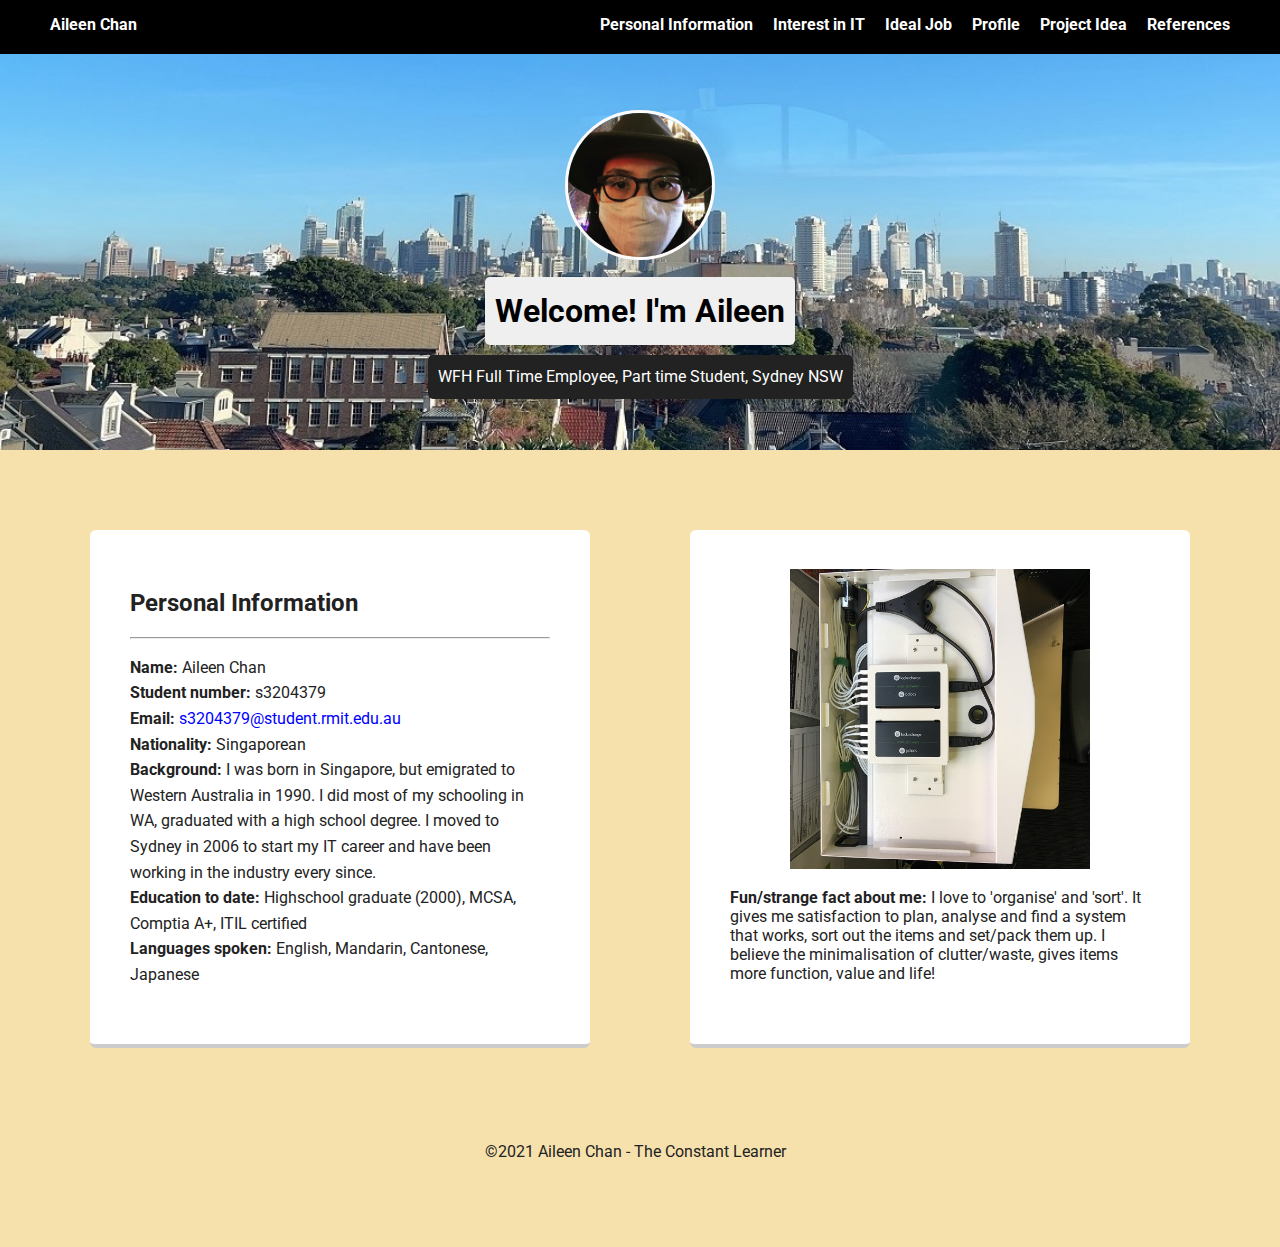
<file: index.html>
<!DOCTYPE html>
<html lang="en">
<!-- I used index.html file from https://teamtreehouse.com/library/introduction-to-html-and-css and then built my pages based on the template -->
<head>
  <meta charset="utf-8">
  <title>Aileen Chan's Portfolio</title>
  <meta name="viewport" content="width=device-width, initial-scale=1.0">
  <link rel="stylesheet" href="style.css">
  <link href="https://fonts.googleapis.com/css?family=Muli%7CRoboto:400,300,500,700,900" rel="stylesheet"></head>
  <body>

	<!-- Start of Navigation bar -->
    <div class="main-nav">
        <ul class="nav">
			<li class="name">Aileen Chan</li>
			<li><a href="index.html">Personal Information</a></li>
			<li><a href="interest.html">Interest in IT</a></li>
			<li><a href="idealJob.html">Ideal Job</a></li>
			<li><a href="profile.html">Profile</a></li>
			<li><a href="projectIdea.html">Project Idea</a></li>
			<li><a href="references.html">References</a></li>
        </ul>
    </div>

    <header>
		<!-- Profile Picture and Header Background -->
		<img src="images/aicProfilePic.jpg" alt="Profile Picture" class="profile-image">
		<h1 class="tag name">Welcome! I'm Aileen</h1>
		<p class="tag location">WFH Full Time Employee, Part time Student, Sydney NSW</p>
    </header>

	<!-- Start of page contents -->
	<!-- Left Page -->
    <main class="pageFrame">
      <div class="card">
		<br>
        <h2>Personal Information</h2>
		<hr>
        <p>
			<strong>Name:</strong> Aileen Chan
			<br>
			<strong>Student number:</strong> s3204379
			<br>
			<strong>Email:</strong> <a href="mailto:s3204379@student.rmit.edu.au?subject=Hi%20From%20Your%20RMIT%20Assignment1%20Site!">s3204379@student.rmit.edu.au</a>
			<br>
			<strong>Nationality:</strong> Singaporean
			<br>
			<strong>Background:</strong> I was born in Singapore, but emigrated to Western Australia in 1990. I did most of my schooling in WA, graduated with a high school degree. I moved to Sydney in 2006 to start my IT career and have been working in the industry every since.
			<br>
			<strong>Education to date:</strong> Highschool graduate (2000), MCSA, Comptia A+, ITIL certified
			<br>
			<strong>Languages spoken:</strong> English, Mandarin, Cantonese, Japanese
			<br>
		</p>
      </div> 

	<!-- Right Page -->
      <div class="card">
		<!-- Box to put photos in -->
		<br>
        <div class="gallery" style="max-width:300px">
		  <img class="myPhotos" src="images/hobby/1.jpg" style="width:100%">
		  <img class="myPhotos" src="images/hobby/2.jpg" style="width:100%">
		  <img class="myPhotos" src="images/hobby/3.jpg" style="width:100%">
		  <img class="myPhotos" src="images/hobby/4.jpg" style="width:100%">
		  <img class="myPhotos" src="images/hobby/5.jpg" style="width:100%">
		</div>
		
		<!-- Script to run photos -->
		<script>
		var myIndex = 0;
		slider();

		function slider() {
		  var i;
		  var x = document.getElementsByClassName("myPhotos");
		  for (i = 0; i < x.length; i++) {
			x[i].style.display = "none";  
		  }
		  myIndex++;
		  if (myIndex > x.length) {myIndex = 1}    
		  x[myIndex-1].style.display = "block";  
		  setTimeout(slider, 2000); // Change image every 2 seconds
		}
		</script>
		<br>
		<strong>Fun/strange fact about me:</strong>
		I love to 'organise' and 'sort'. It gives me satisfaction to plan, analyse and find a system that works, sort out the items and set/pack them up. I believe the minimalisation of clutter/waste, gives items more function, value and life!
      </div> 

    </main>
    <footer>
      <p class="copyright">&copy;2021 Aileen Chan - The Constant Learner</p>
    </footer>
  </body>
  </html>
</file>
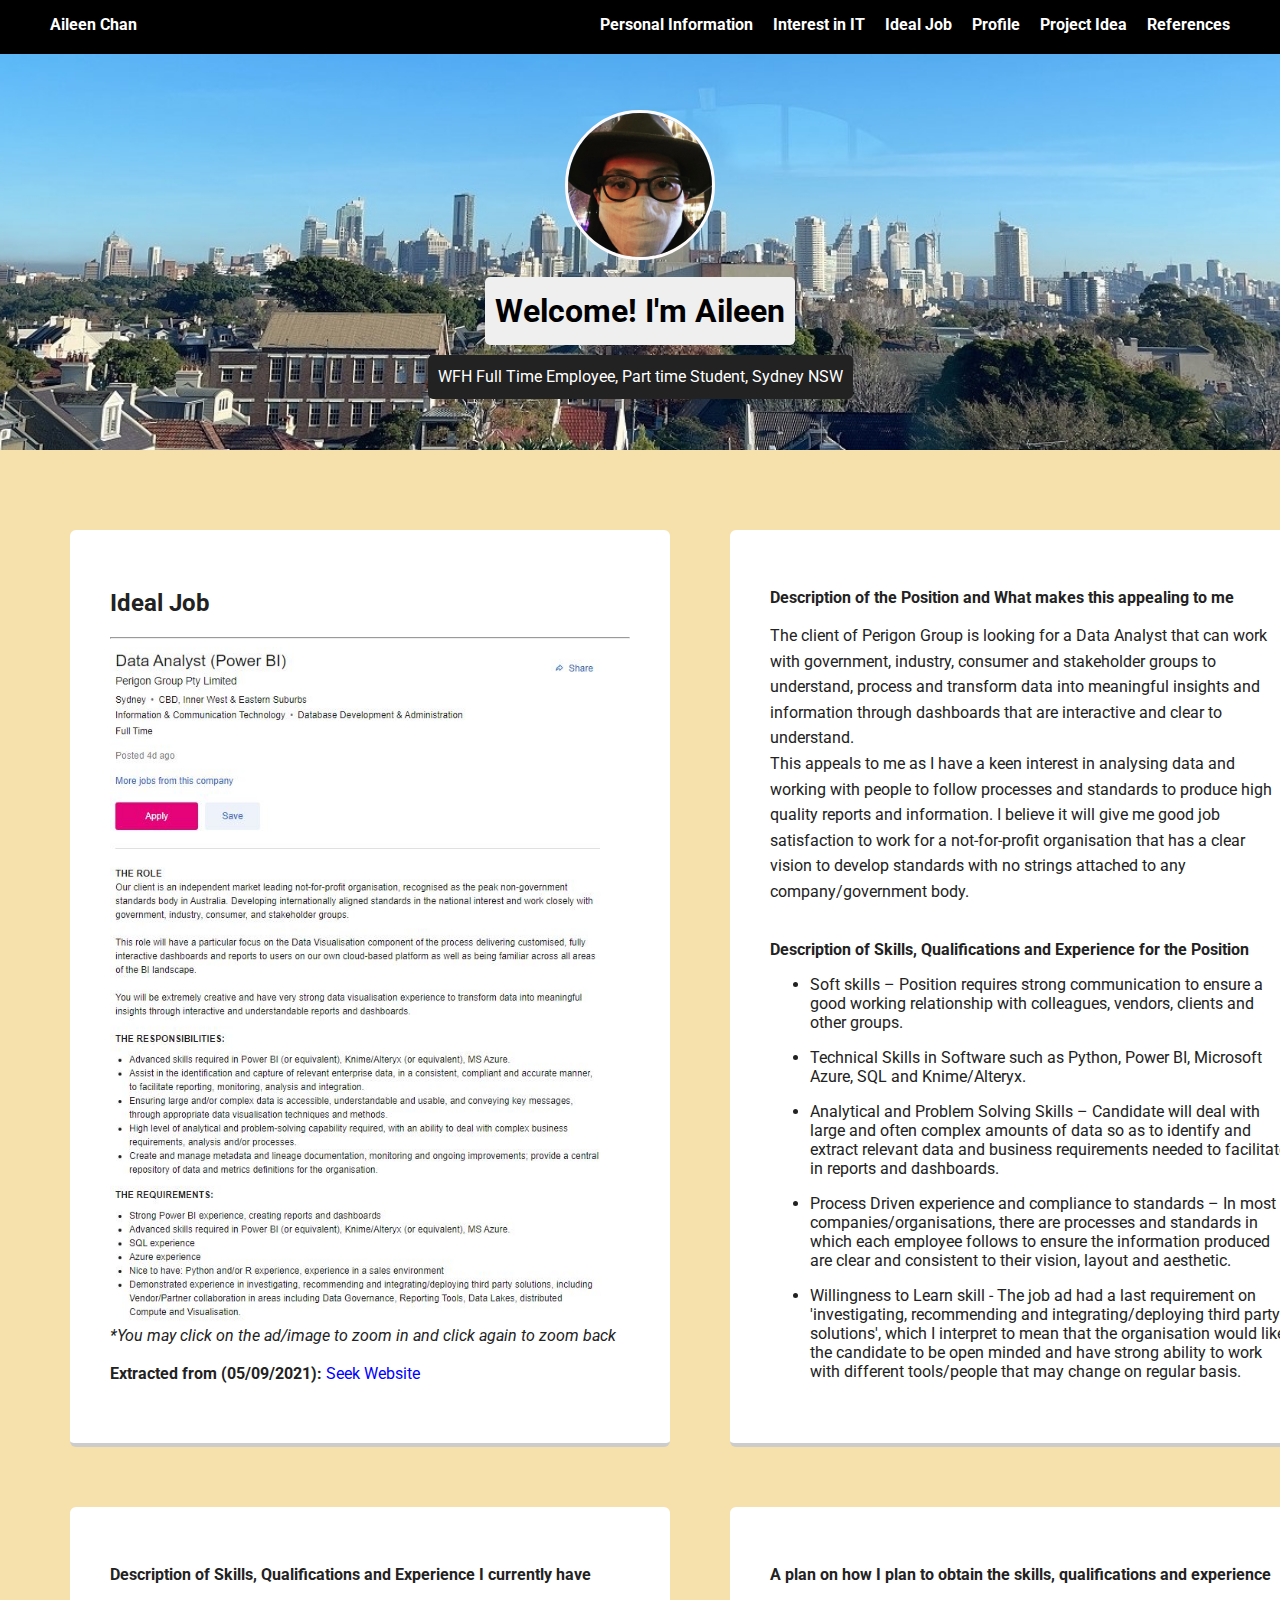
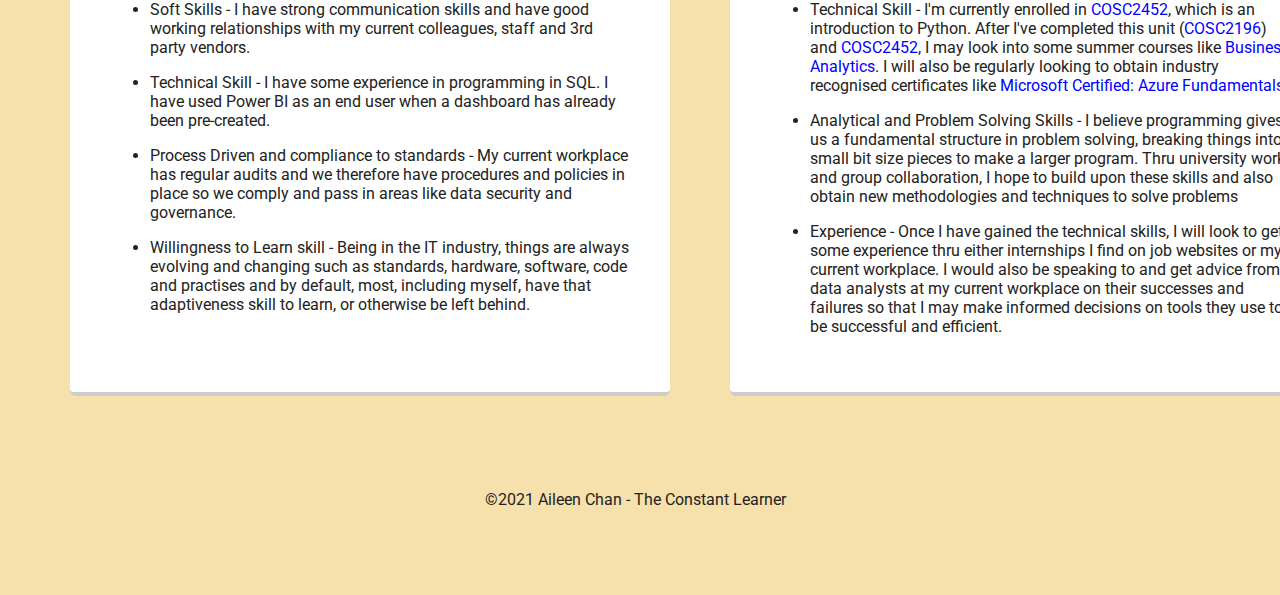
<file: idealJob.html>
<!DOCTYPE html>
<html lang="en">
<head>
  <meta charset="utf-8">
  <title>Aileen Chan - Interest in IT</title>
  <meta name="viewport" content="width=device-width, initial-scale=1.0">
  <link rel="stylesheet" href="style.css">
  <link href="https://fonts.googleapis.com/css?family=Muli%7CRoboto:400,300,500,700,900" rel="stylesheet"></head>
  <body>

    <div class="main-nav">
        <ul class="nav">
			<!-- Start of Navigation Bar -->
			<li class="name">Aileen Chan</li>
			<li><a href="index.html">Personal Information</a></li>
			<li><a href="interest.html">Interest in IT</a></li>
			<li><a href="idealJob.html">Ideal Job</a></li>
			<li><a href="profile.html">Profile</a></li>
			<li><a href="projectIdea.html">Project Idea</a></li>
			<li><a href="references.html">References</a></li>
        </ul>
    </div>

    <header>
		<!-- Profile Picture and Header Background -->
		<img src="images/aicProfilePic.jpg" alt="Profile Picture" class="profile-image">
		<h1 class="tag name">Welcome! I'm Aileen</h1>
		<p class="tag location">WFH Full Time Employee, Part time Student, Sydney NSW</p>
    </header>

	<!-- Start of page contents -->
	<!-- Left Page -->
    <main class="pageFrame">
	  <div class="card2">
		<br>
        <h2>Ideal Job</h2>
		<hr>
        <div class="click-zoom">
			<label>
				<input type="checkbox">
				<img src="idealJob/seekAd-dataAnalyst-05092021.JPG">
			</label>
			<em>*You may click on the ad/image to zoom in and click again to zoom back</em>
		</div>
		<p><strong>Extracted from (05/09/2021): </strong> <a href="https://www.seek.com.au/job/53733819?type=standard#searchRequestToken=b2db22cf-f5c6-4621-a0ad-8cd35bbc47ba" target="_blank">Seek Website</a> 
      </div> 
	
	<!-- 2nd Page -->
      <div class="card2">
		<br>
		<br>
		<strong>Description of the Position and What makes this appealing to me</strong>
		<p>The client of Perigon Group is looking for a Data Analyst that can work with government, industry, consumer and stakeholder groups to understand, process and transform data into meaningful insights and information through dashboards that are interactive and clear to understand. 
		<br>This appeals to me as I have a keen interest in analysing data and working with people to follow processes and standards to produce high quality reports and information. I believe it will give me good job satisfaction to work for a not-for-profit organisation that has a clear vision to develop standards with no strings attached to any company/government body.</p>
		<br>
		<strong>Description of Skills, Qualifications and Experience for the Position</strong>
		<ul>
			<p><li>Soft skills – Position requires strong communication to ensure a good working relationship with colleagues, vendors, clients and other groups.</li></p>
			<p><li>Technical Skills in Software such as Python, Power BI, Microsoft Azure, SQL and Knime/Alteryx.</li></p>
			<p><li>Analytical and Problem Solving Skills – Candidate will deal with large and often complex amounts of data so as to identify and extract relevant data and business requirements needed to facilitate in reports and dashboards.</li></p>
			<p><li>Process Driven experience and compliance to standards – In most companies/organisations, there are processes and standards in which each employee follows to ensure the information produced are clear and consistent to their vision, layout and aesthetic.</li></p>
			<li>Willingness to Learn skill - The job ad had a last requirement on 'investigating, recommending and integrating/deploying third party solutions', which I interpret to mean that the organisation would like the candidate to be open minded and have strong ability to work with different tools/people that may change on regular basis.</li>
		</ul>
      </div>
    </main>
	
	<!-- Left Bottom Page -->
	<div class="pageFrame2">
		<div class="card2">
				<br>
				<br>
				<strong>Description of Skills, Qualifications and Experience I currently have</strong> 
				<ul>
					<p><li>Soft Skills - I have strong communication skills and have good working relationships with my current colleagues, staff and 3rd party vendors.</li></p>
					<p><li>Technical Skill - I have some experience in programming in SQL. I have used Power BI as an end user when a dashboard has already been pre-created.</li></p>
					<p><li>Process Driven and compliance to standards - My current workplace has regular audits and we therefore have procedures and policies in place so we comply and pass in areas like data security and governance.</li></p>
					<p><li>Willingness to Learn skill - Being in the IT industry, things are always evolving and changing such as standards, hardware, software, code and practises and by default, most, including myself, have that adaptiveness skill to learn, or otherwise be left behind.</li></p>
				</ul>
		</div>
		<div class="card2">
			<br>
			<br>
			<strong>A plan on how I plan to obtain the skills, qualifications and experience</strong> 
				<ul>
					<p><li>Technical Skill - I'm currently enrolled in <a href="https://online.rmit.edu.au/course/sc-intro-programming-dev101u" target="_blank">COSC2452</a>, which is an introduction to Python. After I've completed this unit (<a href="https://www.open.edu.au/subjects/rmit-university-introduction-to-information-technology-rmi-cpt110" target="_blank">COSC2196</a>) and <a href="https://online.rmit.edu.au/course/sc-intro-programming-dev101u" target="_blank">COSC2452</a>, I may look into some summer courses like <a href="https://online.rmit.edu.au/courses/futureskills/bundle/business-analytics" target="_blank">Business Analytics</a>. I will also be regularly looking to obtain industry recognised certificates like <a href="https://docs.microsoft.com/en-us/learn/certifications/azure-fundamentals/" target="_blank">Microsoft Certified: Azure Fundamentals</a>.</li></p>
					<p><li>Analytical and Problem Solving Skills - I believe programming gives us a fundamental structure in problem solving, breaking things into small bit size pieces to make a larger program. Thru university work and group collaboration, I hope to build upon these skills and also obtain new methodologies and techniques to solve problems</li></p>
					<p><li> Experience - Once I have gained the technical skills, I will look to get some experience thru either internships I find on job websites or my current workplace. I would also be speaking to and get advice from data analysts at my current workplace on their successes and failures so that I may make informed decisions on tools they use to be successful and efficient.</li></p>
				</ul>
		</div>
	</div>
	
    <footer>
      <p class="copyright">&copy;2021 Aileen Chan - The Constant Learner</p>
    </footer>
  </body>
  </html>
</file>
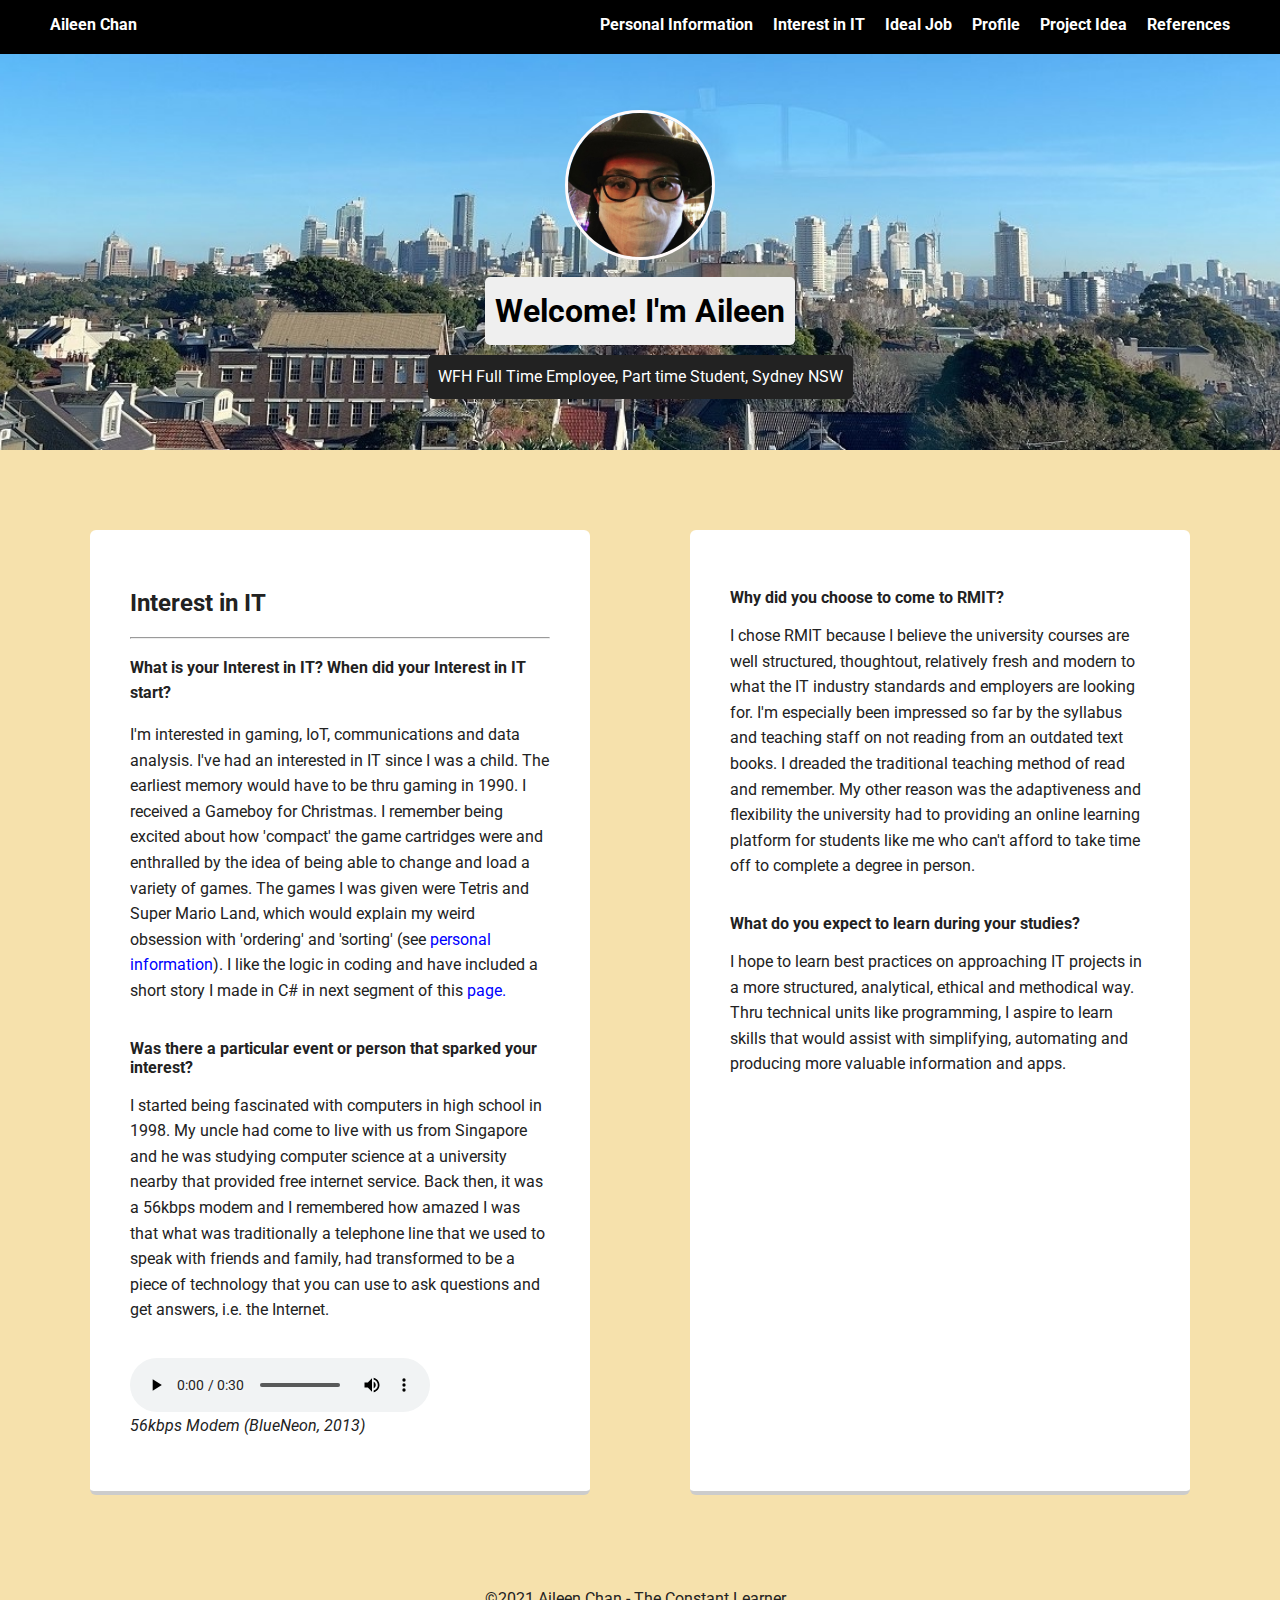
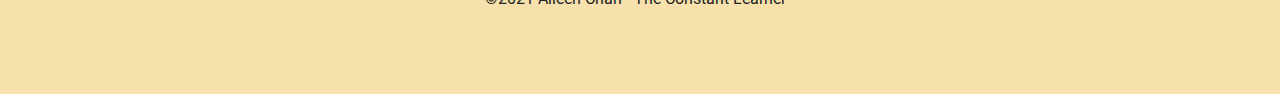
<file: interest.html>
<!DOCTYPE html>
<html lang="en">
<head>
  <meta charset="utf-8">
  <title>Aileen Chan - Interest in IT</title>
  <meta name="viewport" content="width=device-width, initial-scale=1.0">
  <link rel="stylesheet" href="style.css">
  <link href="https://fonts.googleapis.com/css?family=Muli%7CRoboto:400,300,500,700,900" rel="stylesheet"></head>
  <body>

    <div class="main-nav">
        <ul class="nav">
			<!-- Start of Navigation Bar -->
			<li class="name">Aileen Chan</li>
			<li><a href="index.html">Personal Information</a></li>
			<li><a href="interest.html">Interest in IT</a></li>
			<li><a href="idealJob.html">Ideal Job</a></li>
			<li><a href="profile.html">Profile</a></li>
			<li><a href="projectIdea.html">Project Idea</a></li>
			<li><a href="references.html">References</a></li>
        </ul>
    </div>

    <header>
		<!-- Profile Picture and Header Background -->
		<img src="images/aicProfilePic.jpg" alt="Profile Picture" class="profile-image">
		<h1 class="tag name">Welcome! I'm Aileen</h1>
		<p class="tag location">WFH Full Time Employee, Part time Student, Sydney NSW</p>
    </header>

	<!-- Start of page contents -->
	<!-- Left Page -->
    <main class="pageFrame">
      <div class="card">
		<br>
        <h2>Interest in IT</h2>
		<hr>
        <p>
			<strong>What is your Interest in IT? When did your Interest in IT start?</strong>
			<p>I'm interested in gaming, IoT, communications and data analysis. I've had an interested in IT since I was a child. The earliest memory would have to be thru gaming in 1990. I received a Gameboy for Christmas. I remember being excited about how 'compact' the game cartridges were and enthralled by the idea of being able to change and load a variety of games. The games I was given were Tetris and Super Mario Land, which would explain my weird obsession with 'ordering' and 'sorting' (see <a href="index.html">personal information</a>). I like the logic in coding and have included a short story I made in C# in next segment of this <a href="#myShortFilm">page.</a></p>
			<br>
			<strong>Was there a particular event or person that sparked your interest?</strong>
			<p>I started being fascinated with computers in high school in 1998. My uncle had come to live with us from Singapore and he was studying computer science at a university nearby that provided free internet service. Back then, it was a 56kbps modem and I remembered how amazed I was that what was traditionally a telephone line that we used to speak with friends and family, had transformed to be a piece of technology that you can use to ask questions and get answers, i.e. the Internet.</p>
			<br>
			<audio controls>
				<source src="sounds/56kbps-modem.mp3" type="audio/mpeg">
				Your browser does not support the audio element.
			</audio>
			<br>
			<em>56kbps Modem (BlueNeon, 2013)</em>
		</p>
      </div> 

	<!-- Right Page -->
      <div class="card">
		<br>
		<br>
		<strong>Why did you choose to come to RMIT?</strong>
		<p>I chose RMIT because I believe the university courses are well structured, thoughtout, relatively fresh and modern to what the IT industry standards and employers are looking for. I'm especially been impressed so far by the syllabus and teaching staff on not reading from an outdated text books. I dreaded the traditional teaching method of read and remember. My other reason was the adaptiveness and flexibility the university had to providing an online learning platform for students like me who can't afford to take time off to complete a degree in person.</p>
		<br>
		<strong>What do you expect to learn during your studies?</strong>
		<p>I hope to learn best practices on approaching IT projects in a more structured, analytical, ethical and methodical way. Thru technical units like programming, I aspire to learn skills that would assist with simplifying, automating and producing more valuable information and apps. </p>
		<br>
		<iframe width="400" height="300" src="https://www.youtube.com/embed/q_4vRpm6jEM?rel=0&mute=1&amp;autoplay=1;controls=0;loop=1" frameborder="0" allowfullscreen="">
		</iframe>
      </div>	  

    </main>
    <footer>
      <p class="copyright">&copy;2021 Aileen Chan - The Constant Learner</p>
    </footer>
  </body>
  </html>
</file>
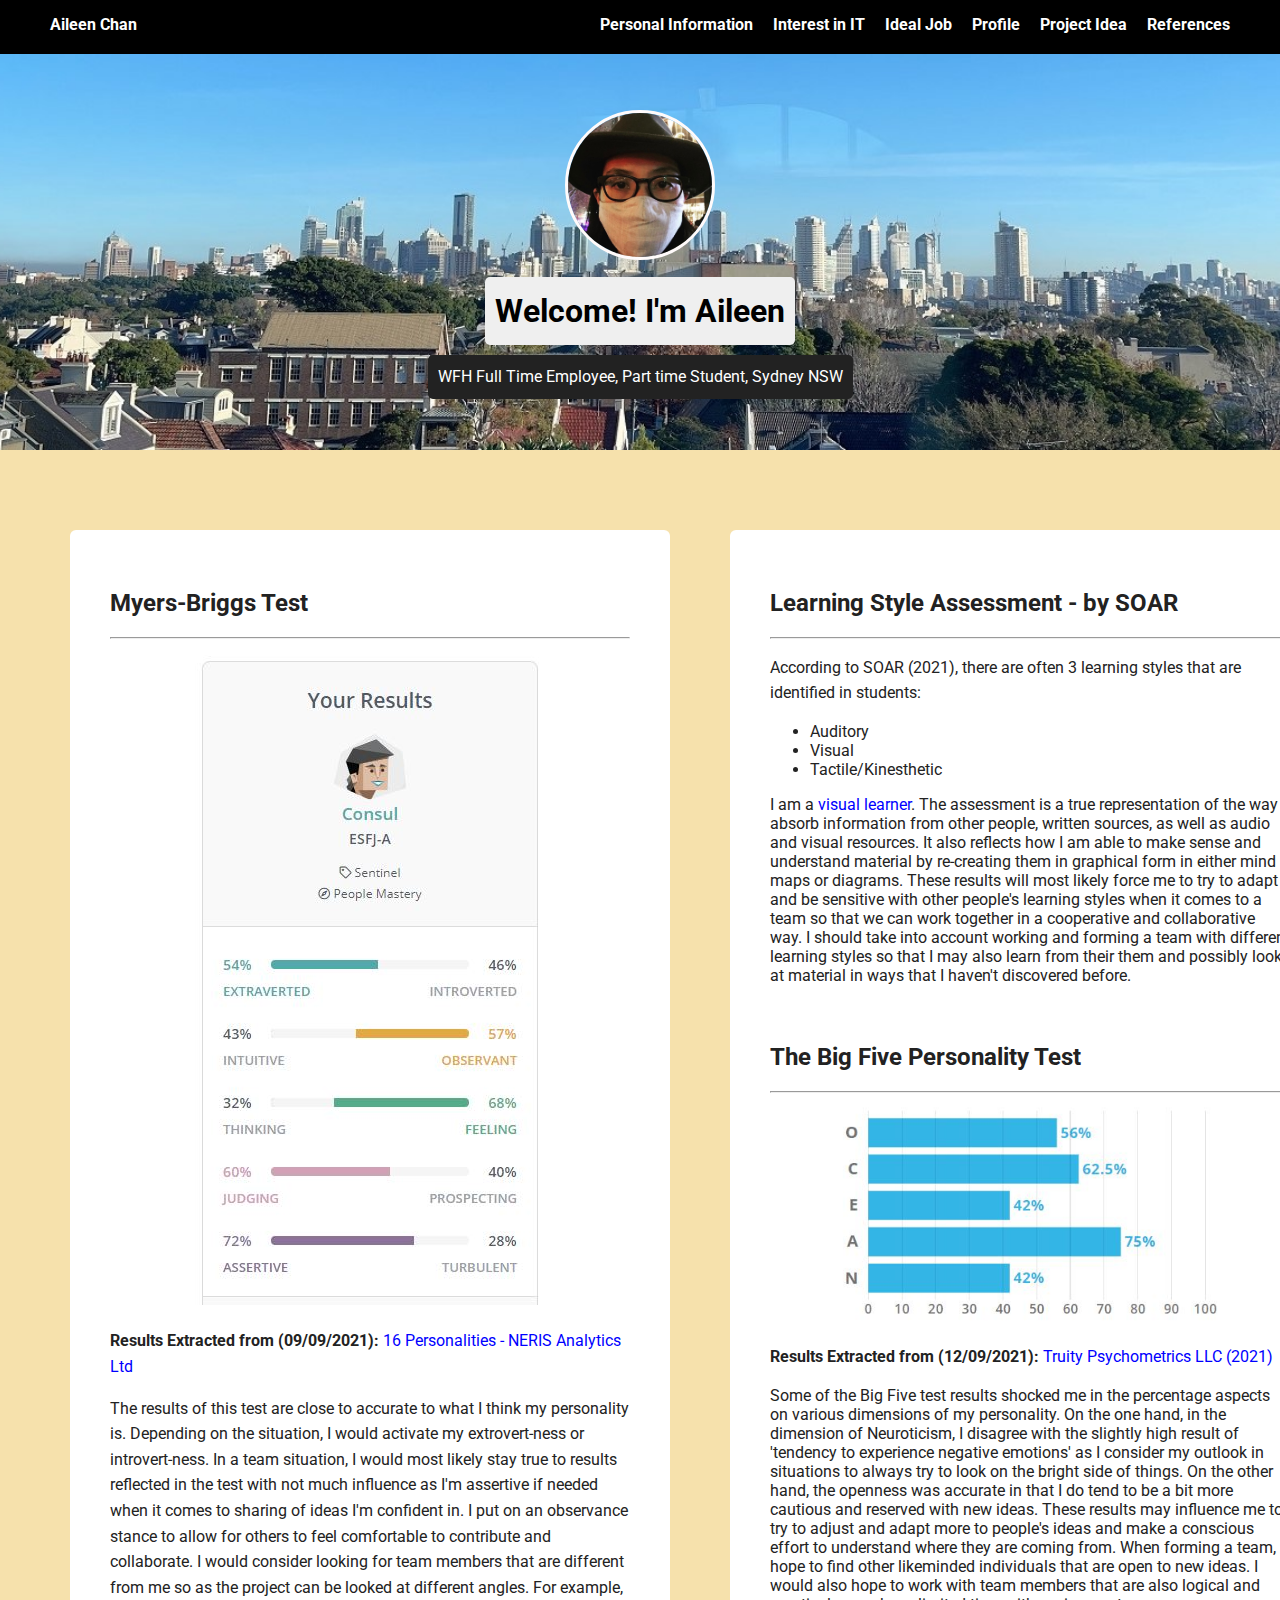
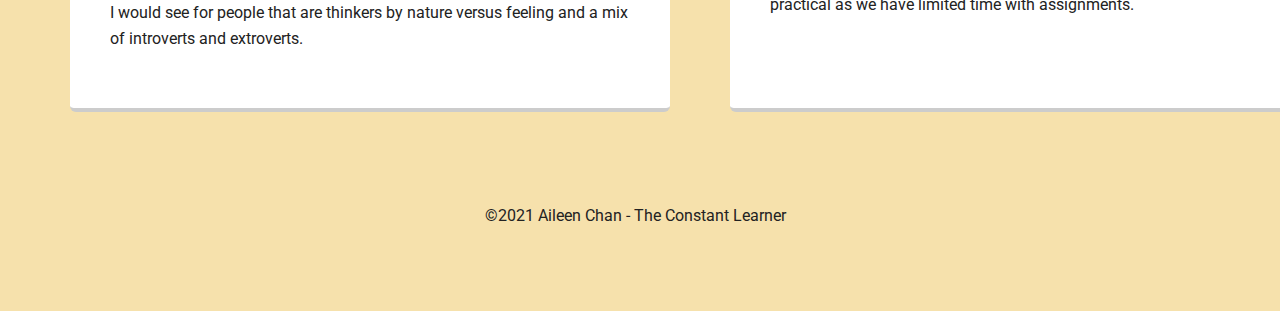
<file: profile.html>
<!DOCTYPE html>
<html>
  <head>
	<meta charset="utf-8">
    <title>Aileen Chan - Personality Profiles</title>
	<meta name="viewport" content="width=device-width, initial-scale=1.0">
	<link rel="stylesheet" href="style.css">
	<link href="https://fonts.googleapis.com/css?family=Muli%7CRoboto:400,300,500,700,900" rel="stylesheet">
  </head>
  
  <body>
	<div class="main-nav">
        <ul class="nav">
			<!-- Start of Navigation Bar -->
			<li class="name">Aileen Chan</li>
			<li><a href="index.html">Personal Information</a></li>
			<li><a href="interest.html">Interest in IT</a></li>
			<li><a href="idealJob.html">Ideal Job</a></li>
			<li><a href="profile.html">Profile</a></li>
			<li><a href="projectIdea.html">Project Idea</a></li>
			<li><a href="references.html">References</a></li>
        </ul>
    </div>

    <header>
		<!-- Profile Picture and Header Background -->
		<img src="images/aicProfilePic.jpg" alt="Profile Picture" class="profile-image">
		<h1 class="tag name">Welcome! I'm Aileen</h1>
		<p class="tag location">WFH Full Time Employee, Part time Student, Sydney NSW</p>
    </header>
	
	<!-- Start of page contents -->
	<!-- Left Page -->
	<main class="pageFrame">
	<div class="card2">
		<br>
		<h2>Myers-Briggs Test</h2>
		<hr>
		<p style="text-align:center;">
		<img src="images/myers-briggs2.jpg">
		</p>
		<p><strong>Results Extracted from (09/09/2021): </strong> <a href="https://www.16personalities.com/" target="_blank">16 Personalities - NERIS Analytics Ltd</a></p>
		<p>The results of this test are close to accurate to what I think my personality is. Depending on the situation, I would activate my extrovert-ness or introvert-ness. In a team situation, I would most likely stay true to results reflected in the test with not much influence as I'm assertive if needed when it comes to sharing of ideas I'm confident in. I put on an observance stance to allow for others to feel comfortable to contribute and collaborate. I would consider looking for team members that are different from me so as the project can be looked at different angles. For example, I would see for people that are thinkers by nature versus feeling and a mix of introverts and extroverts.
		</p>
	</div>
	
	<!-- Right Page -->
	<div class="card2">
		<br>
		<h2>Learning Style Assessment - by SOAR</h2>
		<hr>
		<p>
			According to SOAR (2021), there are often 3 learning styles that are identified in students:
			<br>
			<ul>
				<li>Auditory</li>
				<li>Visual</li>
				<li>Tactile/Kinesthetic</li>
			</ul>
			I am a <a href="https://www.how-to-study.com/study-skills-articles/visual-learner.asp" target="_blank">visual learner</a>. The assessment is a true representation of the way I absorb information from other people, written sources, as well as audio and visual resources. It also reflects how I am able to make sense and understand material by re-creating them in graphical form in either mind maps or diagrams. These results will most likely force me to try to adapt and be sensitive with other people's learning styles when it comes to a team so that we can work together in a cooperative and collaborative way. I should take into account working and forming a team with different learning styles so that I may also learn from their them and possibly look at material in ways that I haven't discovered before.
			
		<br>
		<br>
		<br>
		
		<h2>The Big Five Personality Test</h2>
		<hr>
			<div class="gallery" style="max-width:400px">
				<img class="myPhotos" src="images/big5-results.jpg" style="width:100%">
				<img class="myPhotos" src="images/big5-results3.jpg" style="width:100%">
				<img class="myPhotos" src="images/big5-results2.jpg" style="width:100%">
			</div>
			<p><strong>Results Extracted from (12/09/2021): </strong> <a href="https://www.truity.com/test-results/bigfive/17315/21188366" target="_blank">Truity Psychometrics LLC (2021)</a></p>
		
		<!-- Script to run photos -->
		<script>
		var myIndex = 0;
		slider();

		function slider() {
		  var i;
		  var x = document.getElementsByClassName("myPhotos");
		  for (i = 0; i < x.length; i++) {
			x[i].style.display = "none";  
		  }
		  myIndex++;
		  if (myIndex > x.length) {myIndex = 1}    
		  x[myIndex-1].style.display = "block";  
		  setTimeout(slider, 7000); // Change image every 7 seconds
		}
		</script>
			Some of the Big Five test results shocked me in the percentage aspects on various dimensions of my personality. On the one hand, in the dimension of Neuroticism, I disagree with the slightly high result of 'tendency to experience negative emotions' as I consider my outlook in situations to always try to look on the bright side of things. On the other hand, the openness was accurate in that I do tend to be a bit more cautious and reserved with new ideas. These results may influence me to try to adjust and adapt more to people's ideas and make a conscious effort to understand where they are coming from. When forming a team, I hope to find other likeminded individuals that are open to new ideas. I would also hope to work with team members that are also logical and practical as we have limited time with assignments.
		</p>
	</div>
	</main>
	
	<footer>
      <p class="copyright">&copy;2021 Aileen Chan - The Constant Learner</p>
    </footer>
	
  </body>
</html>
</file>
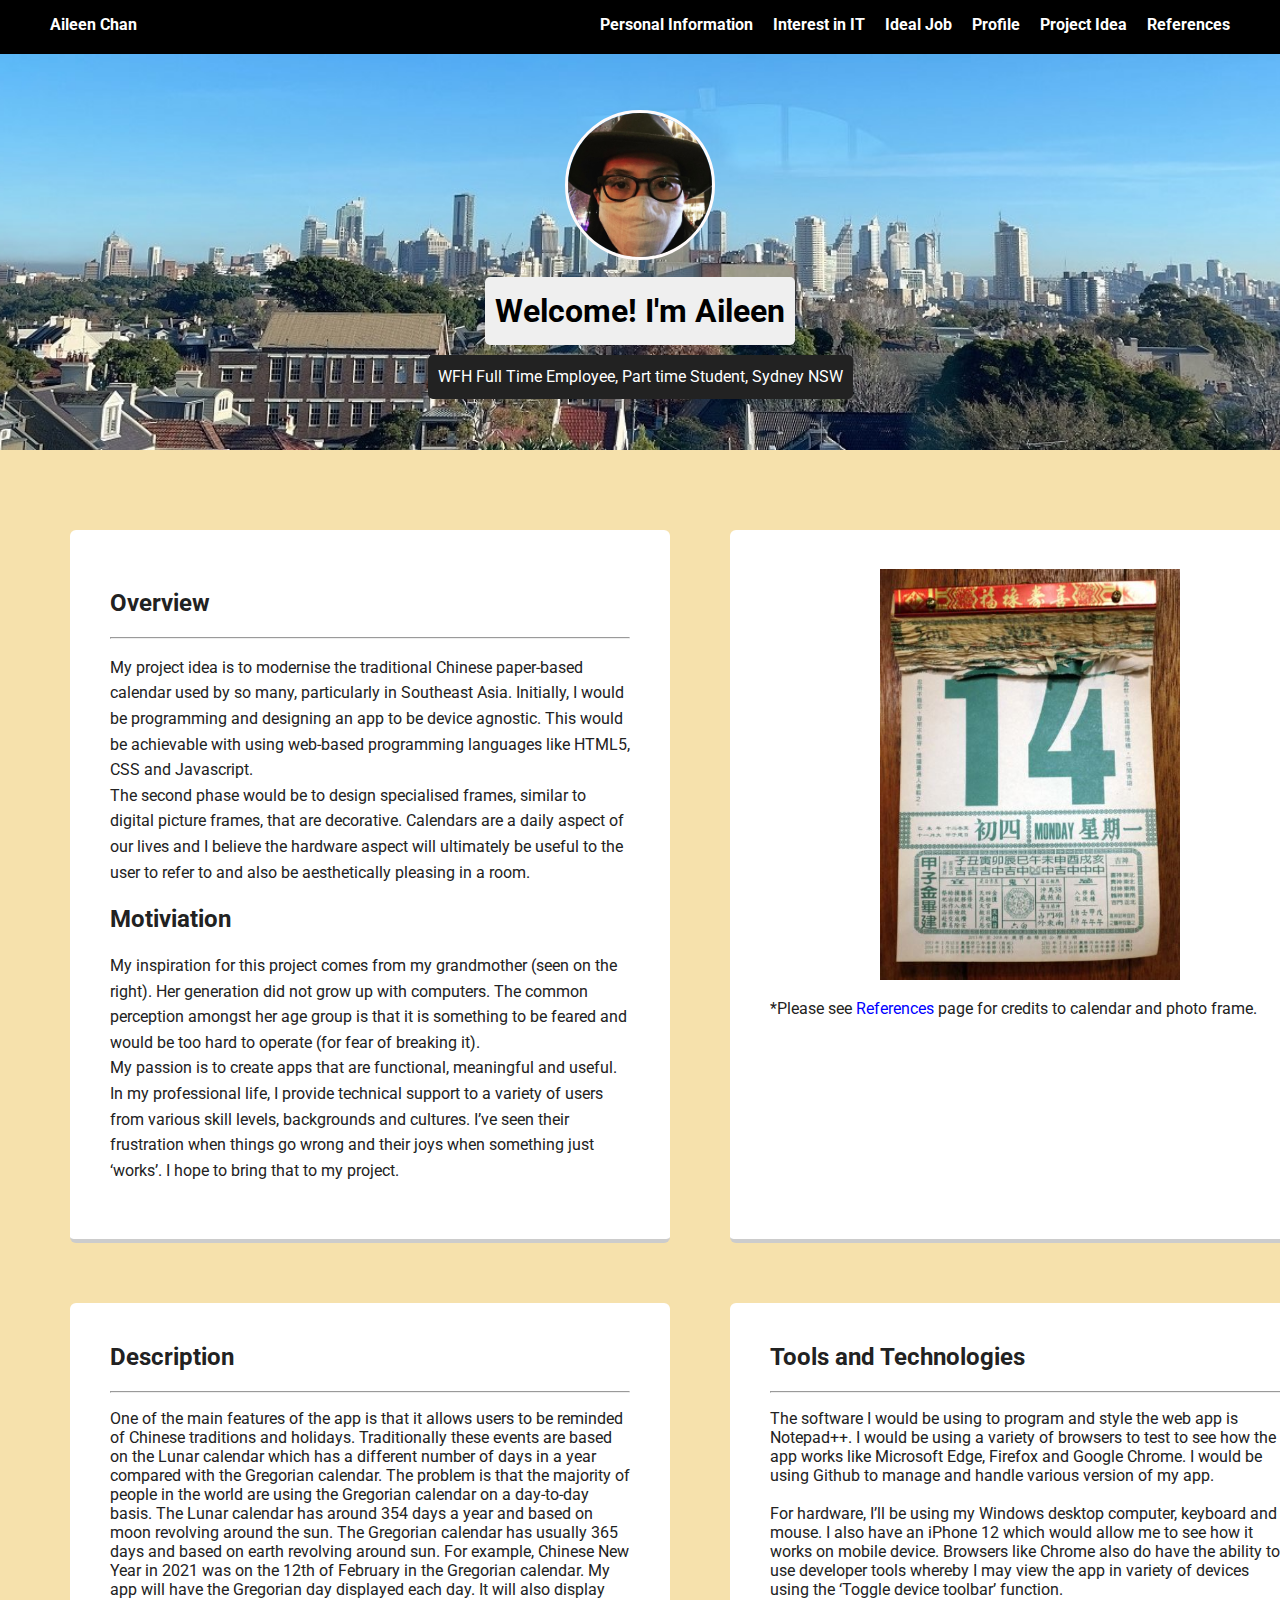
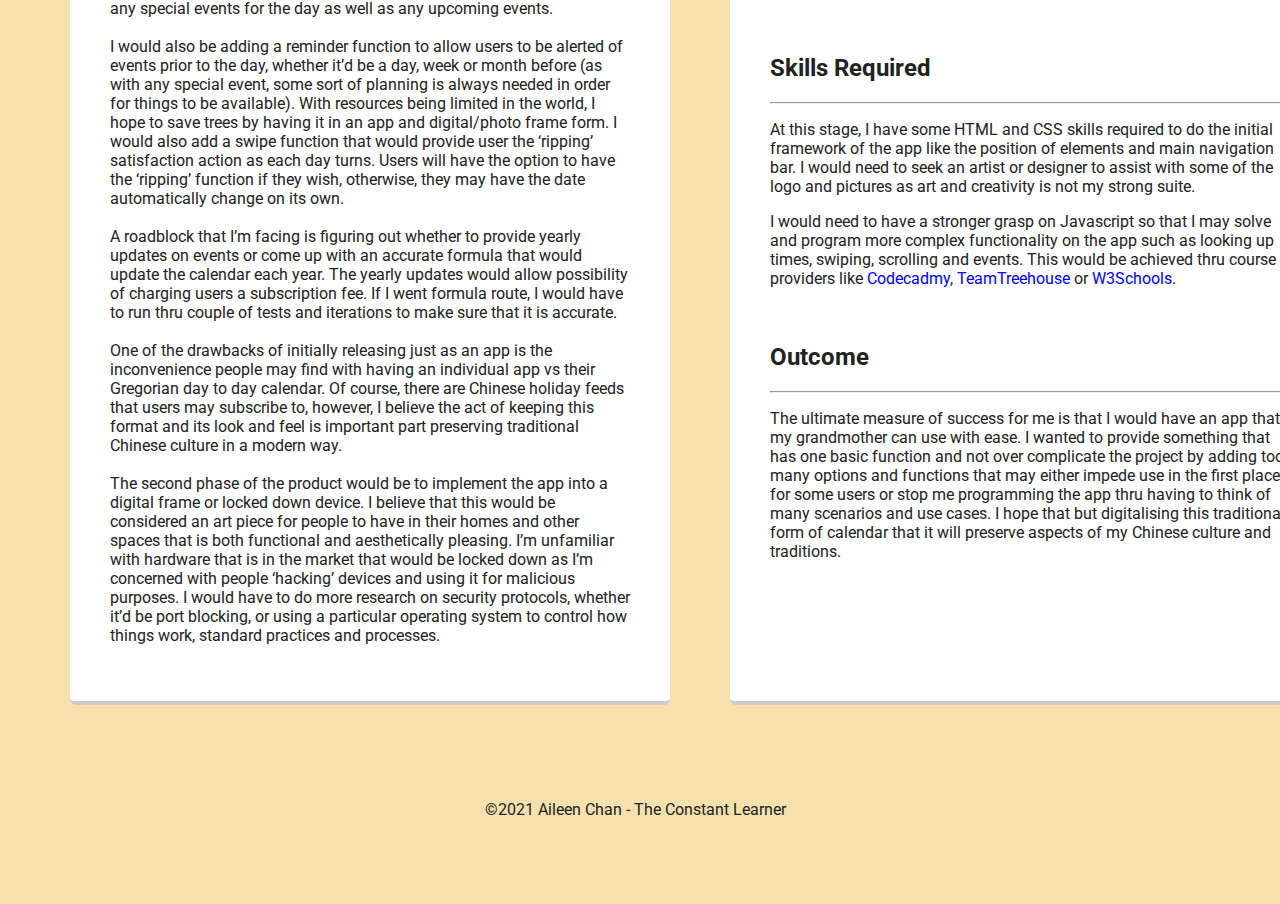
<file: projectIdea.html>
<!DOCTYPE html>
<html>
  <head>
	<meta charset="utf-8">
    <title>Aileen Chan - Project Idea</title>
	<meta name="viewport" content="width=device-width, initial-scale=1.0">
	<link rel="stylesheet" href="style.css">
	<link href="https://fonts.googleapis.com/css?family=Muli%7CRoboto:400,300,500,700,900" rel="stylesheet">
  </head>
  
  <body>
	<div class="main-nav">
        <ul class="nav">
			<!-- Start of Navigation Bar -->
			<li class="name">Aileen Chan</li>
			<li><a href="index.html">Personal Information</a></li>
			<li><a href="interest.html">Interest in IT</a></li>
			<li><a href="idealJob.html">Ideal Job</a></li>
			<li><a href="profile.html">Profile</a></li>
			<li><a href="projectIdea.html">Project Idea</a></li>
			<li><a href="references.html">References</a></li>
        </ul>
    </div>
	
	<header>
		<!-- Profile Picture and Header Background -->
		<img src="images/aicProfilePic.jpg" alt="Profile Picture" class="profile-image">
		<h1 class="tag name">Welcome! I'm Aileen</h1>
		<p class="tag location">WFH Full Time Employee, Part time Student, Sydney NSW</p>
    </header>
	
	<!-- Start of page contents -->
	<!-- Left Page -->
	<main class="pageFrame">
	<div class="card2">
		<br>
		<h2>Overview</h2>
		<hr>
		<p>
			My project idea is to modernise the traditional Chinese paper-based calendar used by so many, particularly in Southeast Asia. Initially, I would be programming and designing an app to be device agnostic. This would be achievable with using web-based programming languages like HTML5, CSS and Javascript.
			<br />The second phase would be to design specialised frames, similar to digital picture frames, that are decorative. Calendars are a daily aspect of our lives and I believe the hardware aspect will ultimately be useful to the user to refer to and also be aesthetically pleasing in a room.
		</p>
		
		<h2>Motiviation</h2>
		<p>
			My inspiration for this project comes from my grandmother (seen on the right). Her generation did not grow up with computers. The common perception amongst her age group is that it is something to be feared and would be too hard to operate (for fear of breaking it).
			<br/>My passion is to create apps that are functional, meaningful and useful. In my professional life, I provide technical support to a variety of users from various skill levels, backgrounds and cultures. I’ve seen their frustration when things go wrong and their joys when something just ‘works’. I hope to bring that to my project.
		</p>
	</div>
	
	<!-- Right Page -->
      <div class="card2">
		<!-- Box to put photos in -->
		<br>
        <div class="gallery" style="max-width:300px">
		  <img class="myPhotos" src="images/chineseCalendar.jpg" style="width:100%">
		  <img class="myPhotos" src="images/grandma.jpg" style="width:100%">
		  <img class="myPhotos" src="images/digitalFrame.jpg" style="width:100%">
		  
		</div>
		
		<!-- Script to run photos -->
		<script>
		var myIndex = 0;
		slider();

		function slider() {
		  var i;
		  var x = document.getElementsByClassName("myPhotos");
		  for (i = 0; i < x.length; i++) {
			x[i].style.display = "none";  
		  }
		  myIndex++;
		  if (myIndex > x.length) {myIndex = 1}    
		  x[myIndex-1].style.display = "block";  
		  setTimeout(slider, 10000); // Change image every 10 seconds
		}
		</script>
		<br>*Please see <a href="references.html">References</a> page for credits to calendar and photo frame.
      </div> 
	</main>
	
	<!-- Bottom Page -->
	<div class="pageFrame2">
		<div class="card2">
			<h2>Description</h2>
			<hr>
			<p>
				One of the main features of the app is that it allows users to be reminded of Chinese traditions and holidays. Traditionally these events are based on the Lunar calendar which has a different number of days in a year compared with the Gregorian calendar. The problem is that the majority of people in the world are using the Gregorian calendar on a day-to-day basis. The Lunar calendar has around 354 days a year and based on moon revolving around the sun. The Gregorian calendar has usually 365 days and based on earth revolving around sun. For example, Chinese New Year in 2021 was on the 12th of February in the Gregorian calendar. My app will have the Gregorian day displayed each day. It will also display any special events for the day as well as any upcoming events.
				<br>
				<br>
				I would also be adding a reminder function to allow users to be alerted of events prior to the day, whether it’d be a day, week or month before (as with any special event, some sort of planning is always needed in order for things to be available).
				With resources being limited in the world, I hope to save trees by having it in an app and digital/photo frame form. I would also add a swipe function that would provide user the ‘ripping’ satisfaction action as each day turns. Users will have the option to have the ‘ripping’ function if they wish, otherwise, they may have the date automatically change on its own.
				<br>
				<br>
				A roadblock that I’m facing is figuring out whether to provide yearly updates on events or come up with an accurate formula that would update the calendar each year. The yearly updates would allow possibility of charging users a subscription fee. If I went formula route, I would have to run thru couple of tests and iterations to make sure that it is accurate.
				<br>
				<br>
				One of the drawbacks of initially releasing just as an app is the inconvenience people may find with having an individual app vs their Gregorian day to day calendar. Of course, there are Chinese holiday feeds that users may subscribe to, however, I believe the act of keeping this format and its look and feel is important part preserving traditional Chinese culture in a modern way.
				<br>
				<br>
				The second phase of the product would be to implement the app into a digital frame or locked down device. I believe that this would be considered an art piece for people to have in their homes and other spaces that is both functional and aesthetically pleasing. I’m unfamiliar with hardware that is in the market that would be locked down as I’m concerned with people ‘hacking’ devices and using it for malicious purposes. I would have to do more research on security protocols, whether it’d be port blocking, or using a particular operating system to control how things work, standard practices and processes.
			</p>
		</div>
		
		<div class="card2">
			<h2>Tools and Technologies</h2>
			<hr>
			<p>
			The software I would be using to program and style the web app is Notepad++. I would be using a variety of browsers to test to see how the app works like Microsoft Edge, Firefox and Google Chrome. I would be using Github to manage and handle various version of my app.
			<br>
			<br>
			For hardware, I’ll be using my Windows desktop computer, keyboard and mouse. I also have an iPhone 12 which would allow me to see how it works on mobile device. Browsers like Chrome also do have the ability to use developer tools whereby I may view the app in variety of devices using the ‘Toggle device toolbar’ function.
			</p>
			<br>
			<h2>Skills Required</h2>
			<hr>
			<p>
			At this stage, I have some HTML and CSS skills required to do the initial framework of the app like the position of elements and main navigation bar. I would need to seek an artist or designer to assist with some of the logo and pictures as art and creativity is not my strong suite.
			</p>
			<p>
			I would need to have a stronger grasp on Javascript so that I may solve and program more complex functionality on the app such as looking up times, swiping, scrolling and events. This would be achieved thru course providers like <a href="https://www.codecademy.com/learn/introduction-to-javascript" target="_blank">Codecadmy</a>, <a href="https://teamtreehouse.com/library/topic:javascript" target="_blank">TeamTreehouse </a> or <a href="https://www.w3schools.com/js/" target="_blank">W3Schools</a>.
			</p>
			<br>
			<h2>Outcome</h2>
			<hr>
			<p>
			The ultimate measure of success for me is that I would have an app that my grandmother can use with ease. I wanted to provide something that has one basic function and not over complicate the project by adding too many  options and functions that may either impede use in the first place for some users or stop me programming the app thru having to think of many scenarios and use cases. I hope that but digitalising this traditional form of calendar that it will preserve aspects of my Chinese culture and traditions.
			</p>
		</div>
	</div>
	
	<footer>
      <p class="copyright">&copy;2021 Aileen Chan - The Constant Learner</p>
    </footer>
	
  </body>
</html>
</file>
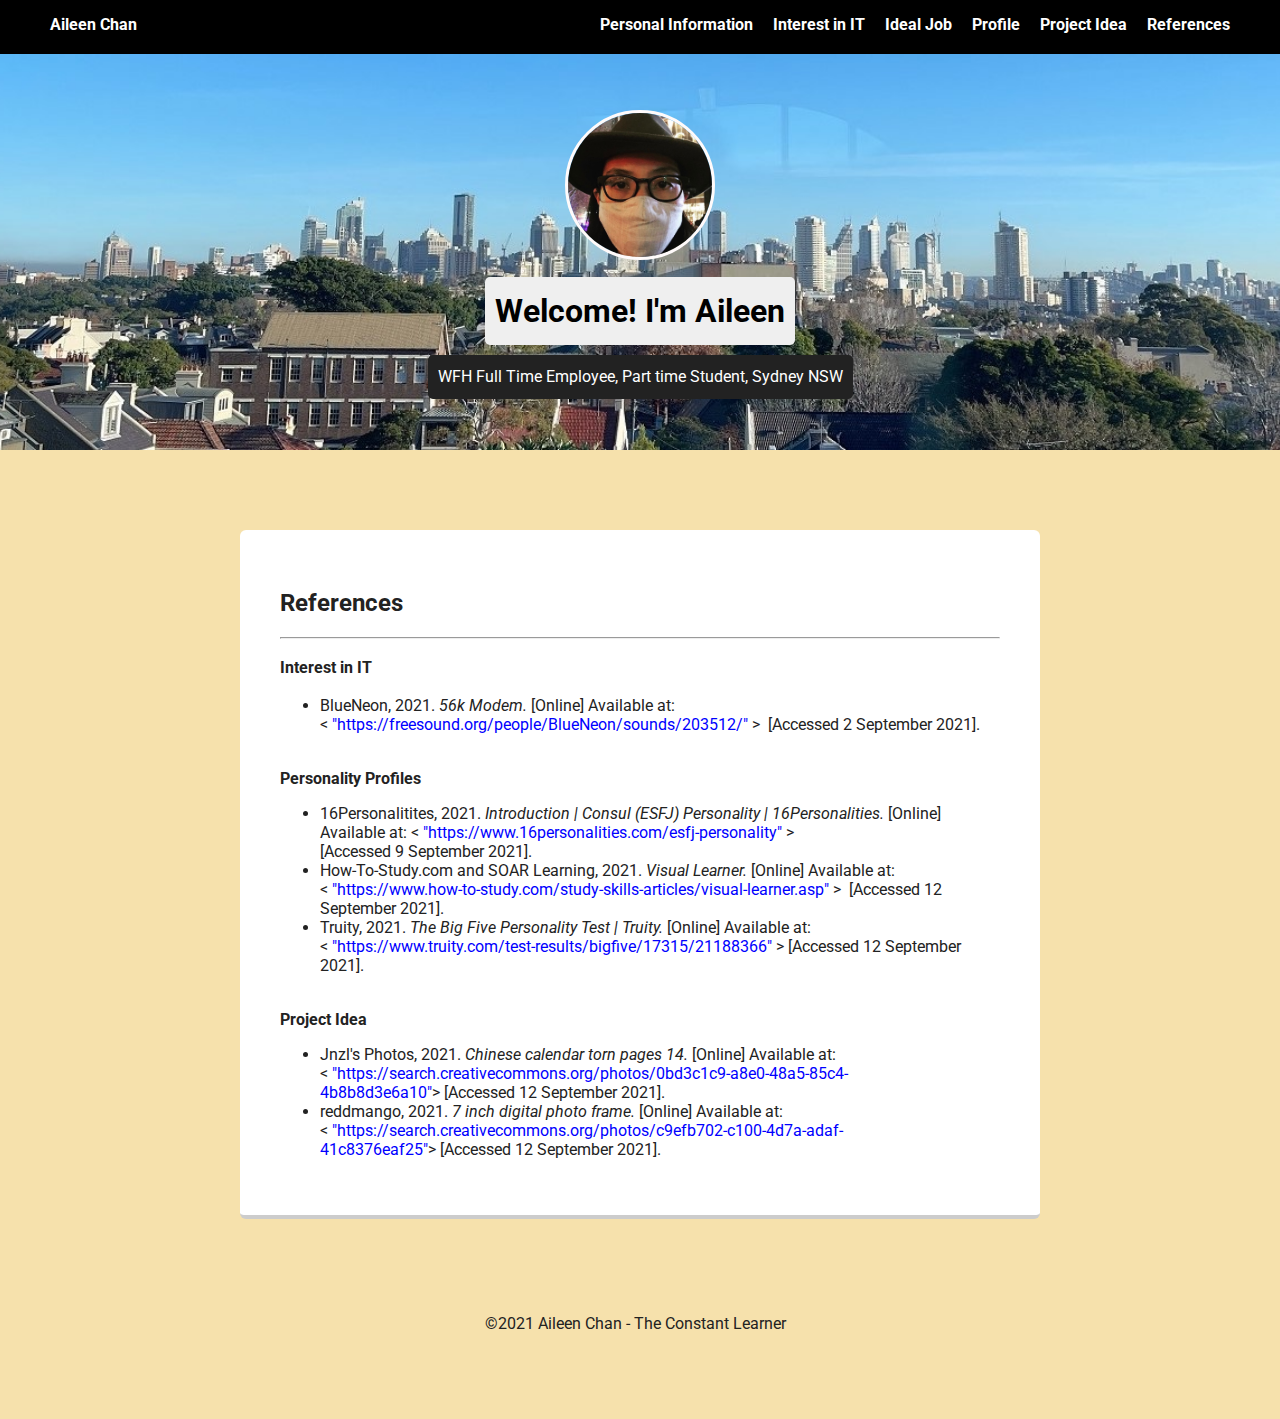
<file: references.html>
<!DOCTYPE html>
<html lang="en">
<head>
  <meta charset="utf-8">
  <title>Aileen Chan - References</title>
  <meta name="viewport" content="width=device-width, initial-scale=1.0">
  <link rel="stylesheet" href="style.css">
  <link href="https://fonts.googleapis.com/css?family=Muli%7CRoboto:400,300,500,700,900" rel="stylesheet"></head>
  <body>

    <div class="main-nav">
        <ul class="nav">
			<!-- Start of Navigation Bar -->
			<li class="name">Aileen Chan</li>
			<li><a href="index.html">Personal Information</a></li>
			<li><a href="interest.html">Interest in IT</a></li>
			<li><a href="idealJob.html">Ideal Job</a></li>
			<li><a href="profile.html">Profile</a></li>
			<li><a href="projectIdea.html">Project Idea</a></li>
			<li><a href="references.html">References</a></li>
        </ul>
    </div>

    <header>
		<!-- Profile Picture and Header Background -->
		<img src="images/aicProfilePic.jpg" alt="Profile Picture" class="profile-image">
		<h1 class="tag name">Welcome! I'm Aileen</h1>
		<p class="tag location">WFH Full Time Employee, Part time Student, Sydney NSW</p>
    </header>

	<!-- Start of page contents -->
	<!-- Left Page -->
    <main class="pageFrame">
      <div class="card2">
		<br>
        <h2>References</h2>
		<hr>
        <p>
			<strong>Interest in IT</strong>
			<br>
			<ul>
				<li>BlueNeon, 2021. <em>56k Modem. </em> [Online] Available at:
				<br>&lt;
				<a href="https://freesound.org/people/BlueNeon/sounds/203512/" target="_blank">"https://freesound.org/people/BlueNeon/sounds/203512/"</a> &gt;
				&nbsp;[Accessed 2 September 2021].</li>
			</ul>
			<br>
			<strong>Personality Profiles</strong>
			<ul>
				<li>16Personalitites, 2021. <em>Introduction | Consul (ESFJ) Personality | 16Personalities.</em> [Online] Available at:&nbsp;&lt;
				<a href="https://www.16personalities.com/esfj-personality" target="_blank">
				"https://www.16personalities.com/esfj-personality"</a> &gt;
				<br>[Accessed 9 September 2021].</li>
				<li>How-To-Study.com and SOAR Learning, 2021. <em>Visual Learner. </em> [Online] Available at: 
				<br>&lt;
				<a href="https://www.how-to-study.com/study-skills-articles/visual-learner.asp" target="_blank">"https://www.how-to-study.com/study-skills-articles/visual-learner.asp"</a> &gt; &nbsp;[Accessed 12 September 2021].</li>
				<li>Truity, 2021. <em>The Big Five Personality Test | Truity.</em> [Online] Available at:
				<br>&lt;
				<a href="https://www.truity.com/test-results/bigfive/17315/21188366" target="_blank">"https://www.truity.com/test-results/bigfive/17315/21188366"</a> &gt;&nbsp;[Accessed 12 September 2021].</li>
			</ul>
			<br>
			<strong>Project Idea</strong>
			<ul>
				<li>Jnzl's Photos, 2021. <em>Chinese calendar torn pages 14. </em> [Online] Available at:
				<br>&lt;
				<a href="https://search.creativecommons.org/photos/0bd3c1c9-a8e0-48a5-85c4-4b8b8d3e6a10" target=_"blank">
				"https://search.creativecommons.org/photos/0bd3c1c9-a8e0-48a5-85c4-4b8b8d3e6a10"</a>&gt;&nbsp;[Accessed 12 September 2021].</li>
				<li>reddmango, 2021. <em>7 inch digital photo frame. </em> [Online] Available at:
				<br>&lt;
				<a href="https://search.creativecommons.org/photos/c9efb702-c100-4d7a-adaf-41c8376eaf25" target="_blank">"https://search.creativecommons.org/photos/c9efb702-c100-4d7a-adaf-41c8376eaf25"</a>&gt;&nbsp;[Accessed 12 September 2021].</li>
			</ul>
		</p>
      </div>  

    </main>
    <footer>
      <p class="copyright">&copy;2021 Aileen Chan - The Constant Learner</p>
    </footer>
  </body>
  </html>
</file>
<file: style.css>
/* Global Layout Set-up */

/* This style.css was extracted from course I did at https://teamtreehouse.com/library/introduction-to-html-and-css. I modified the fields and added some of my own classes in as well. */

* { 
	box-sizing: border-box;
}
  
body {
	margin: 0;
	padding: 0;
	text-align: center;
	font-family: 'Roboto', sans-serif;
	color: #222;
	background: #f6e1ac;
}
/* Link Styles */

a {
	text-decoration: none;
	color: white;
}
a:hover {
	color: yellow;
}

/* Section Styles */

.main-nav {
	width: 100%;
	background: black;
	min-height: 30px;
	padding: 10px;
	position: fixed;
	text-align: center;
}
.nav {
	display: flex;
	justify-content: space-around;
	font-weight: 700;
	list-style-type: none;
	margin: 0 auto;
	padding: 0;
}
.nav .name {
	display: none;
}
.nav li {
	padding: 5px 10px 10px 10px;
}
.nav a {
	transition: all .5s;
}
.nav a:hover {
	color: yellow
}

header {
	text-align: center;
	background: url('images/sydPaddington.jpg') no-repeat top center ;
	background-size: cover;
	overflow: hidden;
	padding-top: 60px;
}
header {
	line-height: 1.5;
}
header .profile-image {
	margin-top: 50px;
	width: 150px;
	height: 150px;
	border-radius: 50%;
	border: 3px solid #FFFAFA;
	transition: all .5s;
}
header .profile-image:hover {
	transform: scale(1.5) rotate(-5deg);
}
.tag {
	background-color: #efefef;
	color: black;
	padding: 10px;
	border-radius: 5px;
	display: table;
	margin: 10px auto;
} 
.location {
	background-color: #222;
	color: white;
}

/* Small Card for content */
.card {
	margin: 30px;
	padding: 20px 40px 40px;
	max-width: 500px;
	text-align: left;
	background: #fff;
	border-bottom: 4px solid #ccc;
	border-radius: 6px;
}

/* Medium Card for content */
.card2 {
	margin: 30px;
	padding: 20px 40px 40px;
	min-width: 600px;
	max-width: 800px;
	text-align: left;
	background: #fff;
	border-bottom: 4px solid #ccc;
	border-radius: 6px;
}

.card a{
	color: blue;
}

.card2 a{
	color: blue;
}

.card:hover {
	border-color: #81461e;
}

.card2:hover {
	border-color: #81461e;
}

iframe {
	display: block;
	border-style:none;
}

footer {
	width: 100%;
	min-height: 30px;
	padding: 10px 0 30px 10px;
}

footer .copyright {
	top: -8px;
	margin-right: 20px;
	font-size: .75em;
}

.gallery {
	margin-left:auto;margin-right:auto
}

/* Code for Image Zoom in and out*/
.click-zoom input[type=checkbox] {
	display: none
}

.click-zoom img {
	margin: auto;
	max-width: 500px;
	transition: transform 0.25s ease;
	cursor: zoom-in
}

.click-zoom input[type=checkbox]:checked~img {
	transform: scale(2);
	cursor: zoom-out
}


/* Styles for larger screens */
@media screen and (min-width: 720px) {

	/* Page 1 */
	.pageFrame {
		display: flex;
		max-width: 1200px;
		justify-content: space-around;
		margin: 0 auto;
	}
	
	/* Page 2 */
	.pageFrame2 {
		display: flex;
		max-width: 1200px;
		justify-content: space-around;
		margin: 0 auto;
	}

	header {
		min-height: 450px;
	}

	.nav {
		max-width: 1200px;
	}

	.nav .name {
		display: block;
		margin-right: auto;
		color: white;
	}

	main {
		padding-top: 50px;
	}

	main p {
		line-height: 1.6em;
	}

	footer {
		font-size: 1.3em;
		max-width: 1200px;
		margin: 40px auto;
	}

}
</file>
